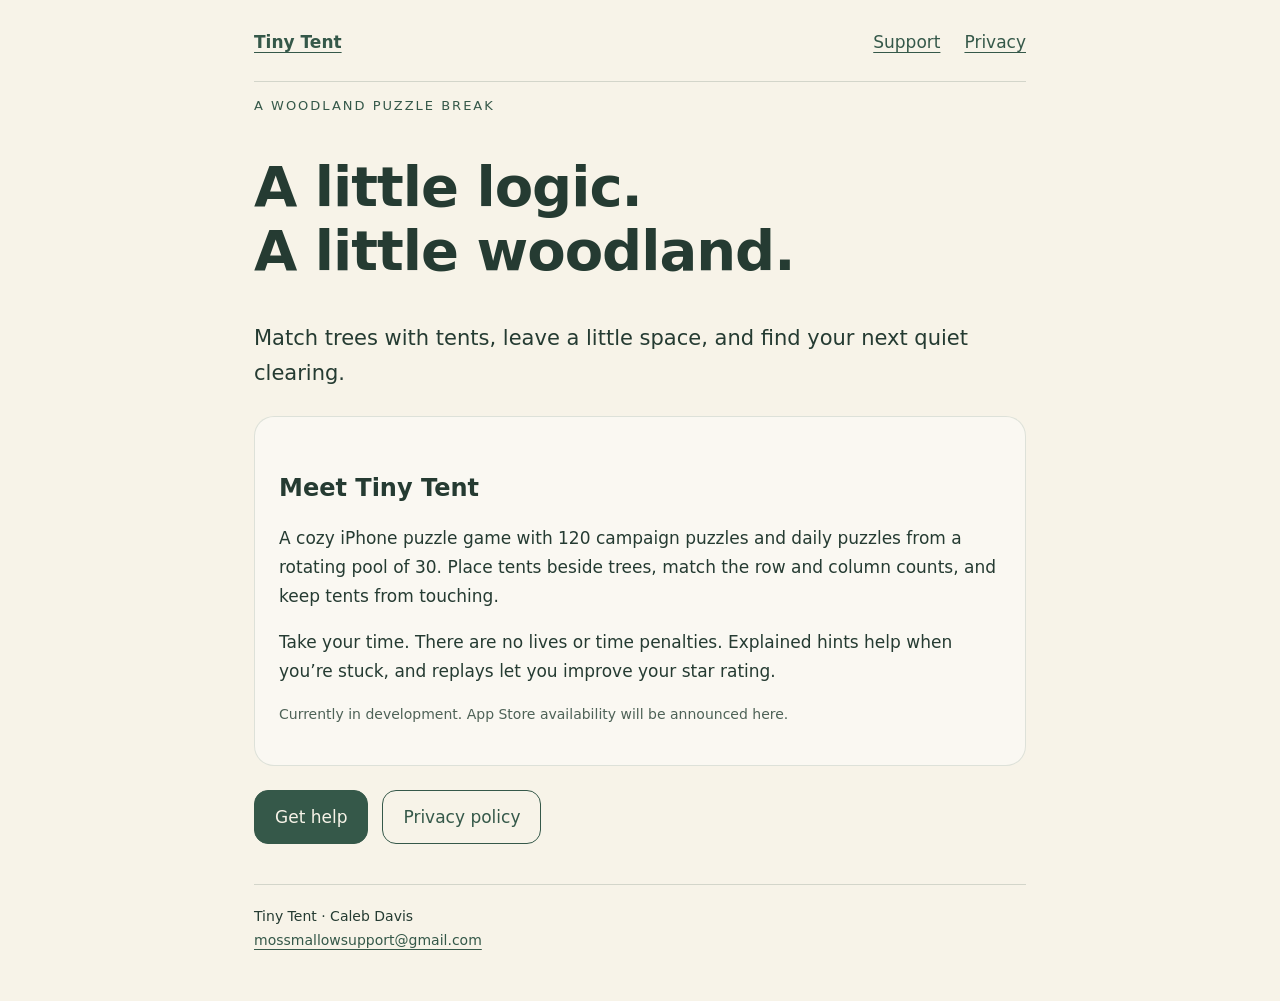
<file: index.html>
<!doctype html><html lang="en"><head><meta charset="utf-8"><meta name="viewport" content="width=device-width,initial-scale=1"><meta name="description" content="A little logic. A little woodland. for Tiny Tent, a cozy tents-and-trees puzzle game by Caleb Davis."><title>A little logic. A little woodland. · Tiny Tent</title><link rel="stylesheet" href="style.css"></head><body><main><nav aria-label="Main"><a href="index.html">Tiny Tent</a><a href="support.html">Support</a><a href="privacy.html">Privacy</a></nav><p class="eyebrow">A woodland puzzle break</p><h1>A little logic.<br>A little woodland.</h1><p class="intro">Match trees with tents, leave a little space, and find your next quiet clearing.</p><div class="card"><h2>Meet Tiny Tent</h2><p>A cozy iPhone puzzle game with 120 campaign puzzles and daily puzzles from a rotating pool of 30. Place tents beside trees, match the row and column counts, and keep tents from touching.</p><p>Take your time. There are no lives or time penalties. Explained hints help when you’re stuck, and replays let you improve your star rating.</p><p class="muted">Currently in development. App Store availability will be announced here.</p></div><div class="links"><a class="button primary" href="support.html">Get help</a><a class="button" href="privacy.html">Privacy policy</a></div><footer>Tiny Tent · Caleb Davis<br><a href="mailto:mossmallowsupport@gmail.com">mossmallowsupport@gmail.com</a></footer></main></body></html>
</file>
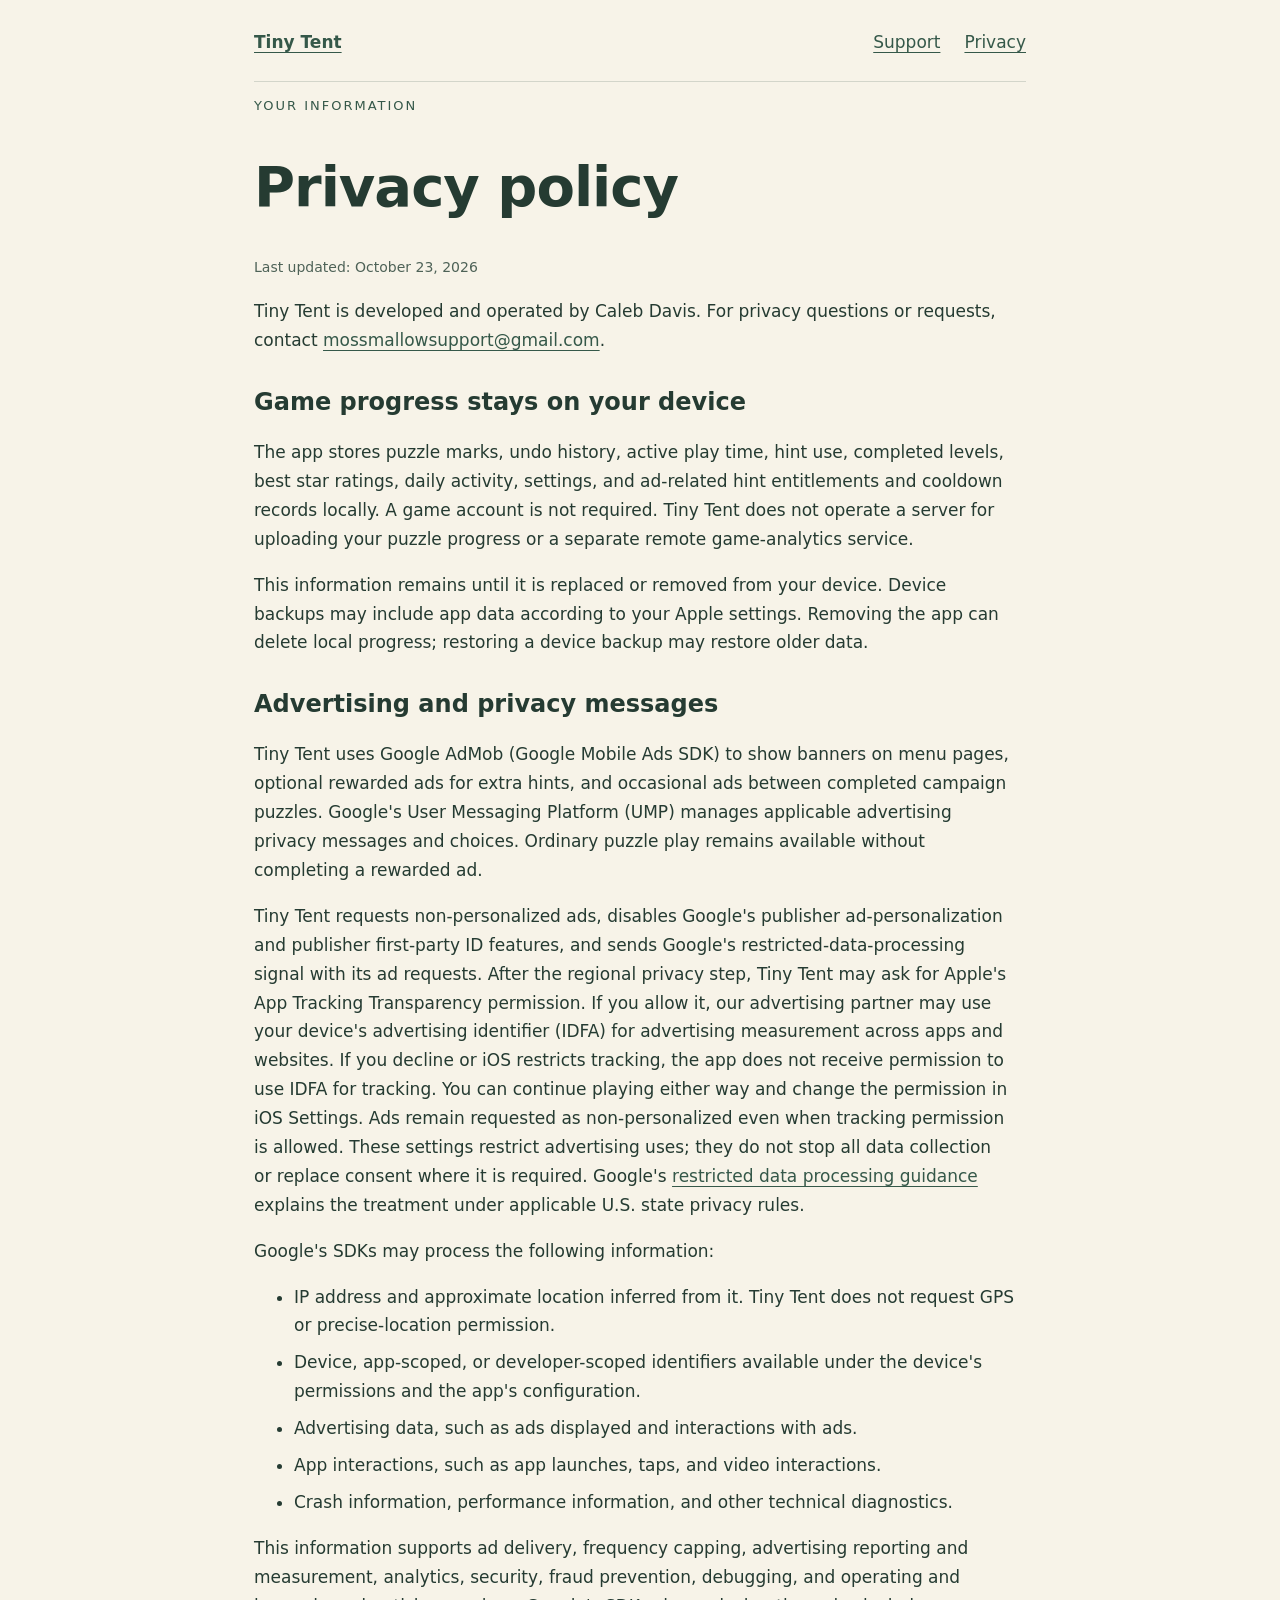
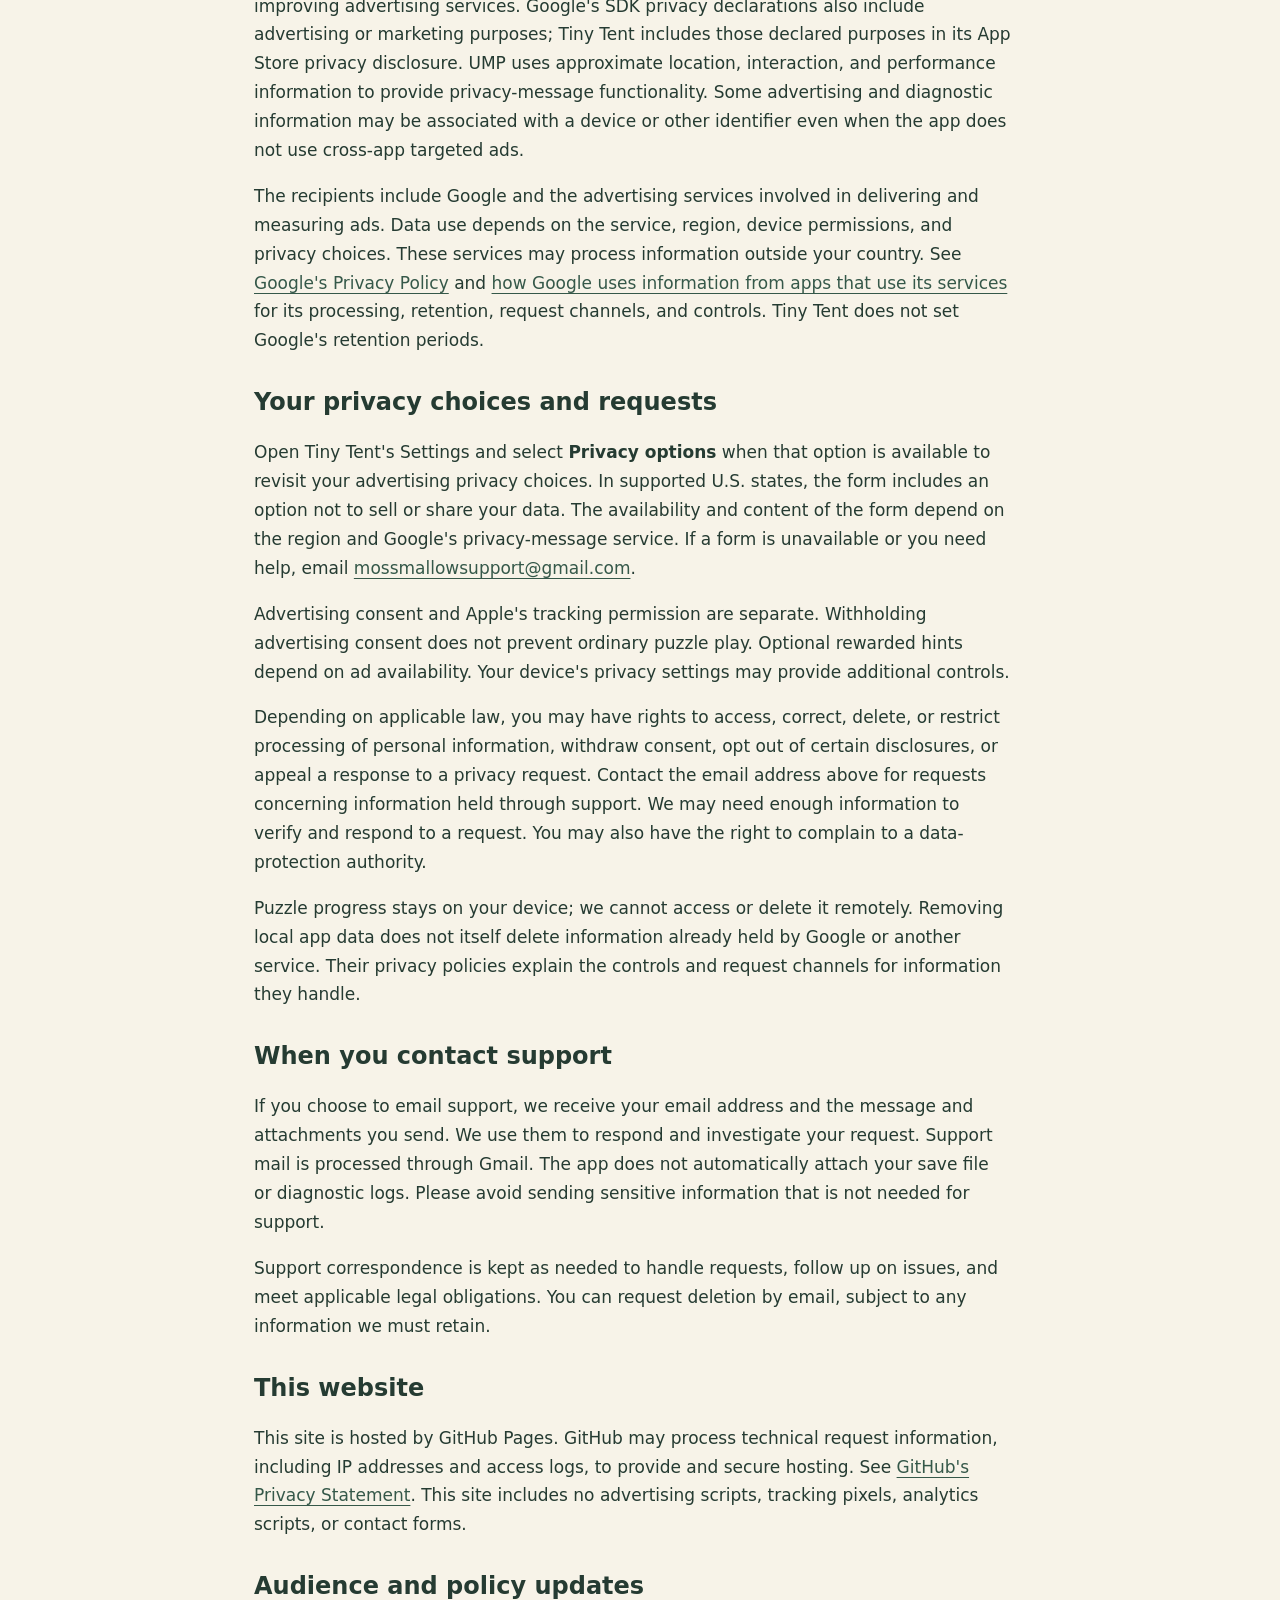
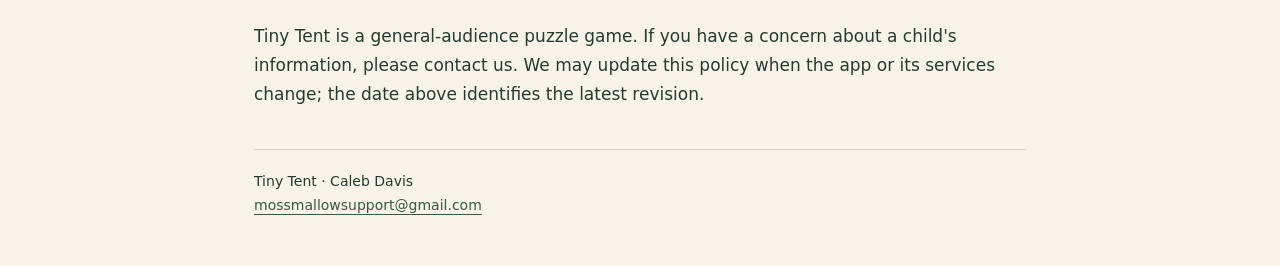
<file: privacy.html>
<!doctype html>
<html lang="en">
<head>
<meta charset="utf-8">
<meta name="viewport" content="width=device-width,initial-scale=1">
<meta name="description" content="Privacy policy for Tiny Tent, a cozy tents-and-trees puzzle game by Caleb Davis.">
<title>Privacy policy · Tiny Tent</title>
<link rel="stylesheet" href="style.css">
</head>
<body><main>
<nav aria-label="Main"><a href="index.html">Tiny Tent</a><a href="support.html">Support</a><a href="privacy.html" aria-current="page">Privacy</a></nav>
<p class="eyebrow">Your information</p>
<h1>Privacy policy</h1>
<p class="muted">Last updated: October 23, 2026</p>
<p>Tiny Tent is developed and operated by Caleb Davis. For privacy questions or requests, contact <a href="mailto:mossmallowsupport@gmail.com">mossmallowsupport@gmail.com</a>.</p>

<h2>Game progress stays on your device</h2>
<p>The app stores puzzle marks, undo history, active play time, hint use, completed levels, best star ratings, daily activity, settings, and ad-related hint entitlements and cooldown records locally. A game account is not required. Tiny Tent does not operate a server for uploading your puzzle progress or a separate remote game-analytics service.</p>
<p>This information remains until it is replaced or removed from your device. Device backups may include app data according to your Apple settings. Removing the app can delete local progress; restoring a device backup may restore older data.</p>

<h2>Advertising and privacy messages</h2>
<p>Tiny Tent uses Google AdMob (Google Mobile Ads SDK) to show banners on menu pages, optional rewarded ads for extra hints, and occasional ads between completed campaign puzzles. Google's User Messaging Platform (UMP) manages applicable advertising privacy messages and choices. Ordinary puzzle play remains available without completing a rewarded ad.</p>
<p>Tiny Tent requests non-personalized ads, disables Google's publisher ad-personalization and publisher first-party ID features, and sends Google's restricted-data-processing signal with its ad requests. After the regional privacy step, Tiny Tent may ask for Apple's App Tracking Transparency permission. If you allow it, our advertising partner may use your device's advertising identifier (IDFA) for advertising measurement across apps and websites. If you decline or iOS restricts tracking, the app does not receive permission to use IDFA for tracking. You can continue playing either way and change the permission in iOS Settings. Ads remain requested as non-personalized even when tracking permission is allowed. These settings restrict advertising uses; they do not stop all data collection or replace consent where it is required. Google's <a href="https://business.safety.google/rdp/">restricted data processing guidance</a> explains the treatment under applicable U.S. state privacy rules.</p>
<p>Google's SDKs may process the following information:</p>
<ul>
<li>IP address and approximate location inferred from it. Tiny Tent does not request GPS or precise-location permission.</li>
<li>Device, app-scoped, or developer-scoped identifiers available under the device's permissions and the app's configuration.</li>
<li>Advertising data, such as ads displayed and interactions with ads.</li>
<li>App interactions, such as app launches, taps, and video interactions.</li>
<li>Crash information, performance information, and other technical diagnostics.</li>
</ul>
<p>This information supports ad delivery, frequency capping, advertising reporting and measurement, analytics, security, fraud prevention, debugging, and operating and improving advertising services. Google's SDK privacy declarations also include advertising or marketing purposes; Tiny Tent includes those declared purposes in its App Store privacy disclosure. UMP uses approximate location, interaction, and performance information to provide privacy-message functionality. Some advertising and diagnostic information may be associated with a device or other identifier even when the app does not use cross-app targeted ads.</p>
<p>The recipients include Google and the advertising services involved in delivering and measuring ads. Data use depends on the service, region, device permissions, and privacy choices. These services may process information outside your country. See <a href="https://policies.google.com/privacy">Google's Privacy Policy</a> and <a href="https://policies.google.com/technologies/partner-sites">how Google uses information from apps that use its services</a> for its processing, retention, request channels, and controls. Tiny Tent does not set Google's retention periods.</p>

<h2 id="choices">Your privacy choices and requests</h2>
<p>Open Tiny Tent's Settings and select <strong>Privacy options</strong> when that option is available to revisit your advertising privacy choices. In supported U.S. states, the form includes an option not to sell or share your data. The availability and content of the form depend on the region and Google's privacy-message service. If a form is unavailable or you need help, email <a href="mailto:mossmallowsupport@gmail.com">mossmallowsupport@gmail.com</a>.</p>
<p>Advertising consent and Apple's tracking permission are separate. Withholding advertising consent does not prevent ordinary puzzle play. Optional rewarded hints depend on ad availability. Your device's privacy settings may provide additional controls.</p>
<p>Depending on applicable law, you may have rights to access, correct, delete, or restrict processing of personal information, withdraw consent, opt out of certain disclosures, or appeal a response to a privacy request. Contact the email address above for requests concerning information held through support. We may need enough information to verify and respond to a request. You may also have the right to complain to a data-protection authority.</p>
<p>Puzzle progress stays on your device; we cannot access or delete it remotely. Removing local app data does not itself delete information already held by Google or another service. Their privacy policies explain the controls and request channels for information they handle.</p>

<h2>When you contact support</h2>
<p>If you choose to email support, we receive your email address and the message and attachments you send. We use them to respond and investigate your request. Support mail is processed through Gmail. The app does not automatically attach your save file or diagnostic logs. Please avoid sending sensitive information that is not needed for support.</p>
<p>Support correspondence is kept as needed to handle requests, follow up on issues, and meet applicable legal obligations. You can request deletion by email, subject to any information we must retain.</p>

<h2>This website</h2>
<p>This site is hosted by GitHub Pages. GitHub may process technical request information, including IP addresses and access logs, to provide and secure hosting. See <a href="https://docs.github.com/en/site-policy/privacy-policies/github-general-privacy-statement">GitHub's Privacy Statement</a>. This site includes no advertising scripts, tracking pixels, analytics scripts, or contact forms.</p>

<h2>Audience and policy updates</h2>
<p>Tiny Tent is a general-audience puzzle game. If you have a concern about a child's information, please contact us. We may update this policy when the app or its services change; the date above identifies the latest revision.</p>
<footer>Tiny Tent · Caleb Davis<br><a href="mailto:mossmallowsupport@gmail.com">mossmallowsupport@gmail.com</a></footer>
</main></body></html>
</file>
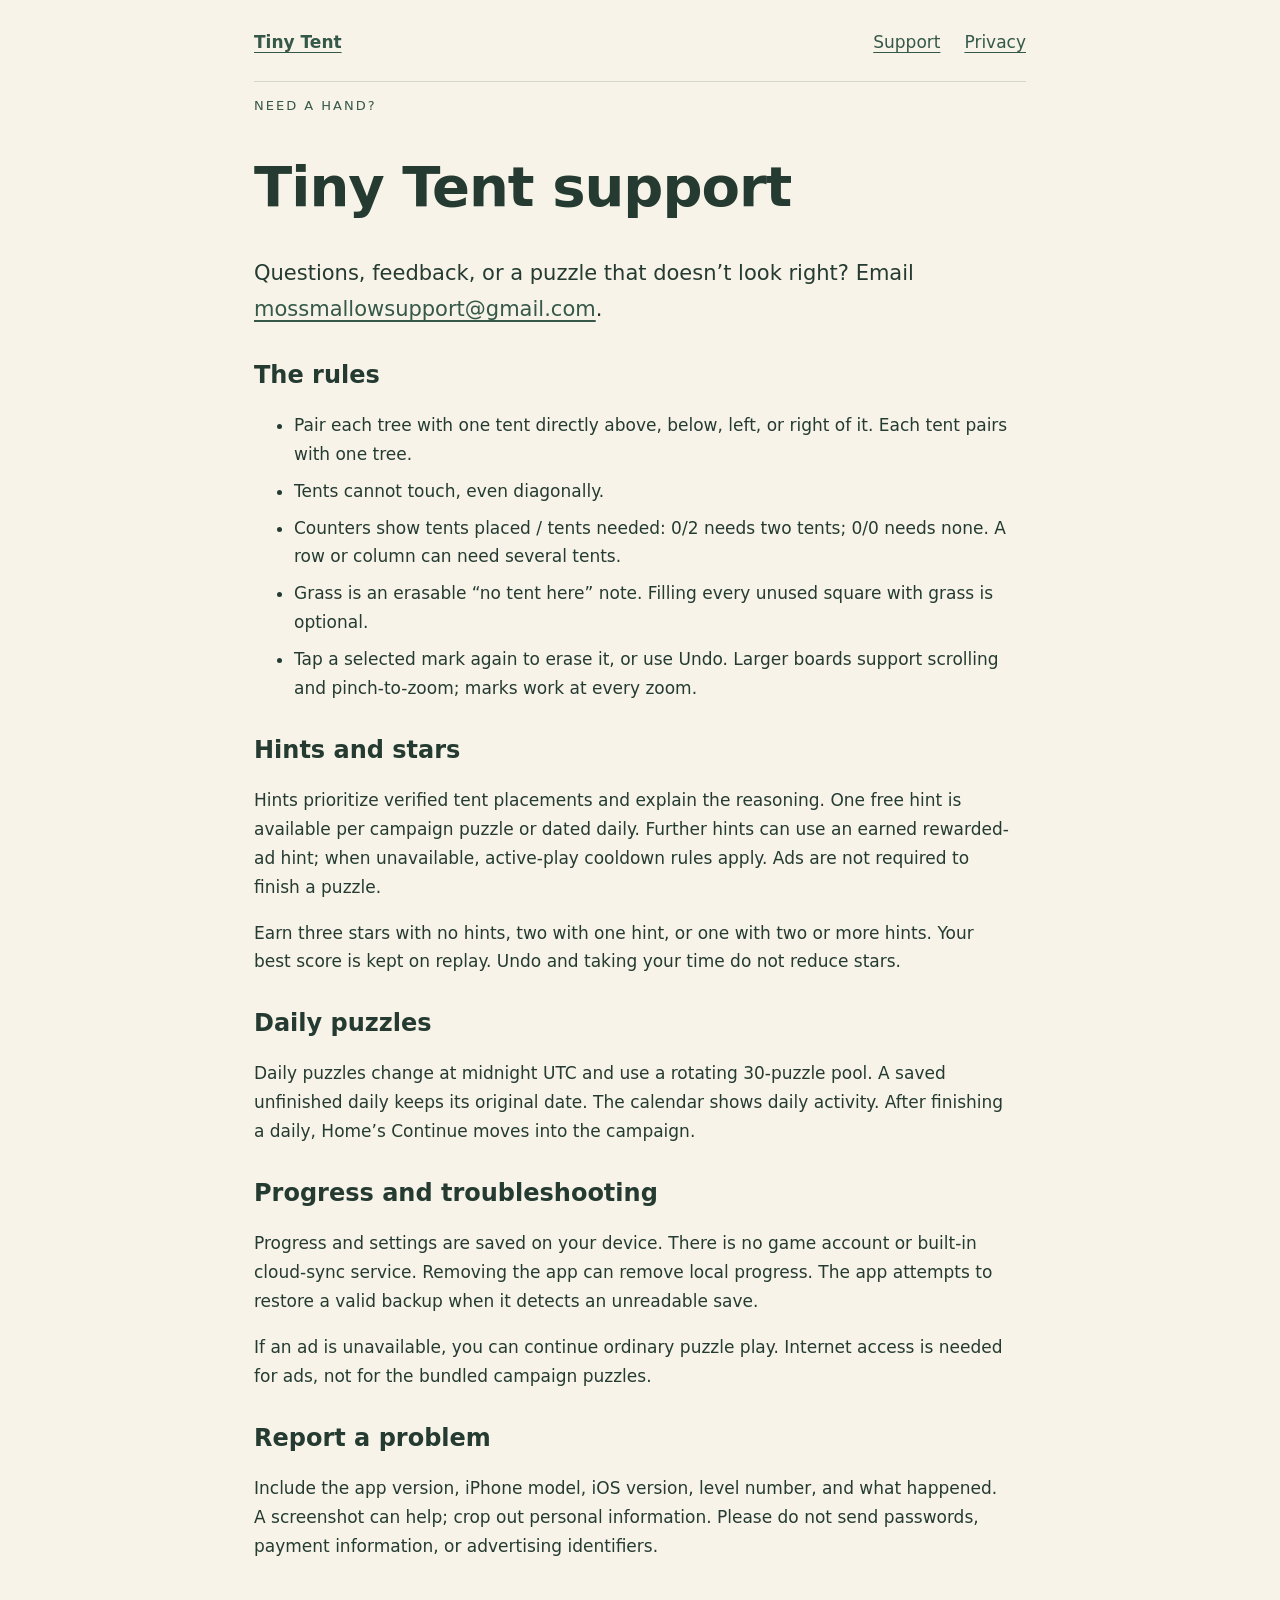
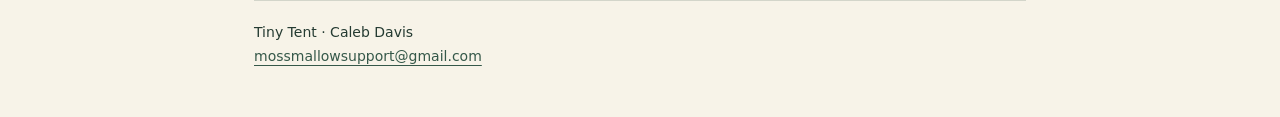
<file: support.html>
<!doctype html><html lang="en"><head><meta charset="utf-8"><meta name="viewport" content="width=device-width,initial-scale=1"><meta name="description" content="Support for Tiny Tent, a cozy tents-and-trees puzzle game by Caleb Davis."><title>Support · Tiny Tent</title><link rel="stylesheet" href="style.css"></head><body><main><nav aria-label="Main"><a href="index.html">Tiny Tent</a><a href="support.html">Support</a><a href="privacy.html">Privacy</a></nav><p class="eyebrow">Need a hand?</p><h1>Tiny Tent support</h1><p class="intro">Questions, feedback, or a puzzle that doesn’t look right? Email <a href="mailto:mossmallowsupport@gmail.com">mossmallowsupport@gmail.com</a>.</p><h2>The rules</h2><ul><li>Pair each tree with one tent directly above, below, left, or right of it. Each tent pairs with one tree.</li><li>Tents cannot touch, even diagonally.</li><li>Counters show tents placed / tents needed: 0/2 needs two tents; 0/0 needs none. A row or column can need several tents.</li><li>Grass is an erasable “no tent here” note. Filling every unused square with grass is optional.</li><li>Tap a selected mark again to erase it, or use Undo. Larger boards support scrolling and pinch-to-zoom; marks work at every zoom.</li></ul><h2>Hints and stars</h2><p>Hints prioritize verified tent placements and explain the reasoning. One free hint is available per campaign puzzle or dated daily. Further hints can use an earned rewarded-ad hint; when unavailable, active-play cooldown rules apply. Ads are not required to finish a puzzle.</p><p>Earn three stars with no hints, two with one hint, or one with two or more hints. Your best score is kept on replay. Undo and taking your time do not reduce stars.</p><h2>Daily puzzles</h2><p>Daily puzzles change at midnight UTC and use a rotating 30-puzzle pool. A saved unfinished daily keeps its original date. The calendar shows daily activity. After finishing a daily, Home’s Continue moves into the campaign.</p><h2>Progress and troubleshooting</h2><p>Progress and settings are saved on your device. There is no game account or built-in cloud-sync service. Removing the app can remove local progress. The app attempts to restore a valid backup when it detects an unreadable save.</p><p>If an ad is unavailable, you can continue ordinary puzzle play. Internet access is needed for ads, not for the bundled campaign puzzles.</p><h2>Report a problem</h2><p>Include the app version, iPhone model, iOS version, level number, and what happened. A screenshot can help; crop out personal information. Please do not send passwords, payment information, or advertising identifiers.</p><footer>Tiny Tent · Caleb Davis<br><a href="mailto:mossmallowsupport@gmail.com">mossmallowsupport@gmail.com</a></footer></main></body></html>
</file>
<file: style.css>
*{box-sizing:border-box}body{margin:0;background:#f7f3e8;color:#253b32;font:17px/1.7 system-ui,sans-serif}main{max-width:820px;margin:auto;padding:28px 24px 48px}nav{display:flex;gap:24px;align-items:center;flex-wrap:wrap;padding-bottom:24px;border-bottom:1px solid #35584930}nav a:first-child{margin-right:auto;font-weight:750}a{color:#355849;text-underline-offset:4px}a:focus-visible{outline:3px solid #c8754f;outline-offset:5px}h1{font-size:clamp(36px,7vw,56px);line-height:1.15;letter-spacing:-1px}h2{font-size:24px;line-height:1.3;margin-top:32px}p,li{max-width:70ch}.intro{font-size:21px}.eyebrow{font-size:13px;text-transform:uppercase;letter-spacing:2px;color:#355849}.card{padding:24px;border:1px solid #35584925;border-radius:20px;background:#ffffff70;margin:24px 0}.links{display:flex;gap:14px;flex-wrap:wrap}.button{display:inline-block;border:1px solid #355849;border-radius:14px;padding:12px 20px;min-height:44px;text-decoration:none}.button.primary{color:#f7f3e8;background:#355849}footer{border-top:1px solid #35584930;margin-top:40px;padding-top:20px;font-size:14px}.muted{font-size:14px;color:#4e6257}li{margin:8px 0}
</file>
